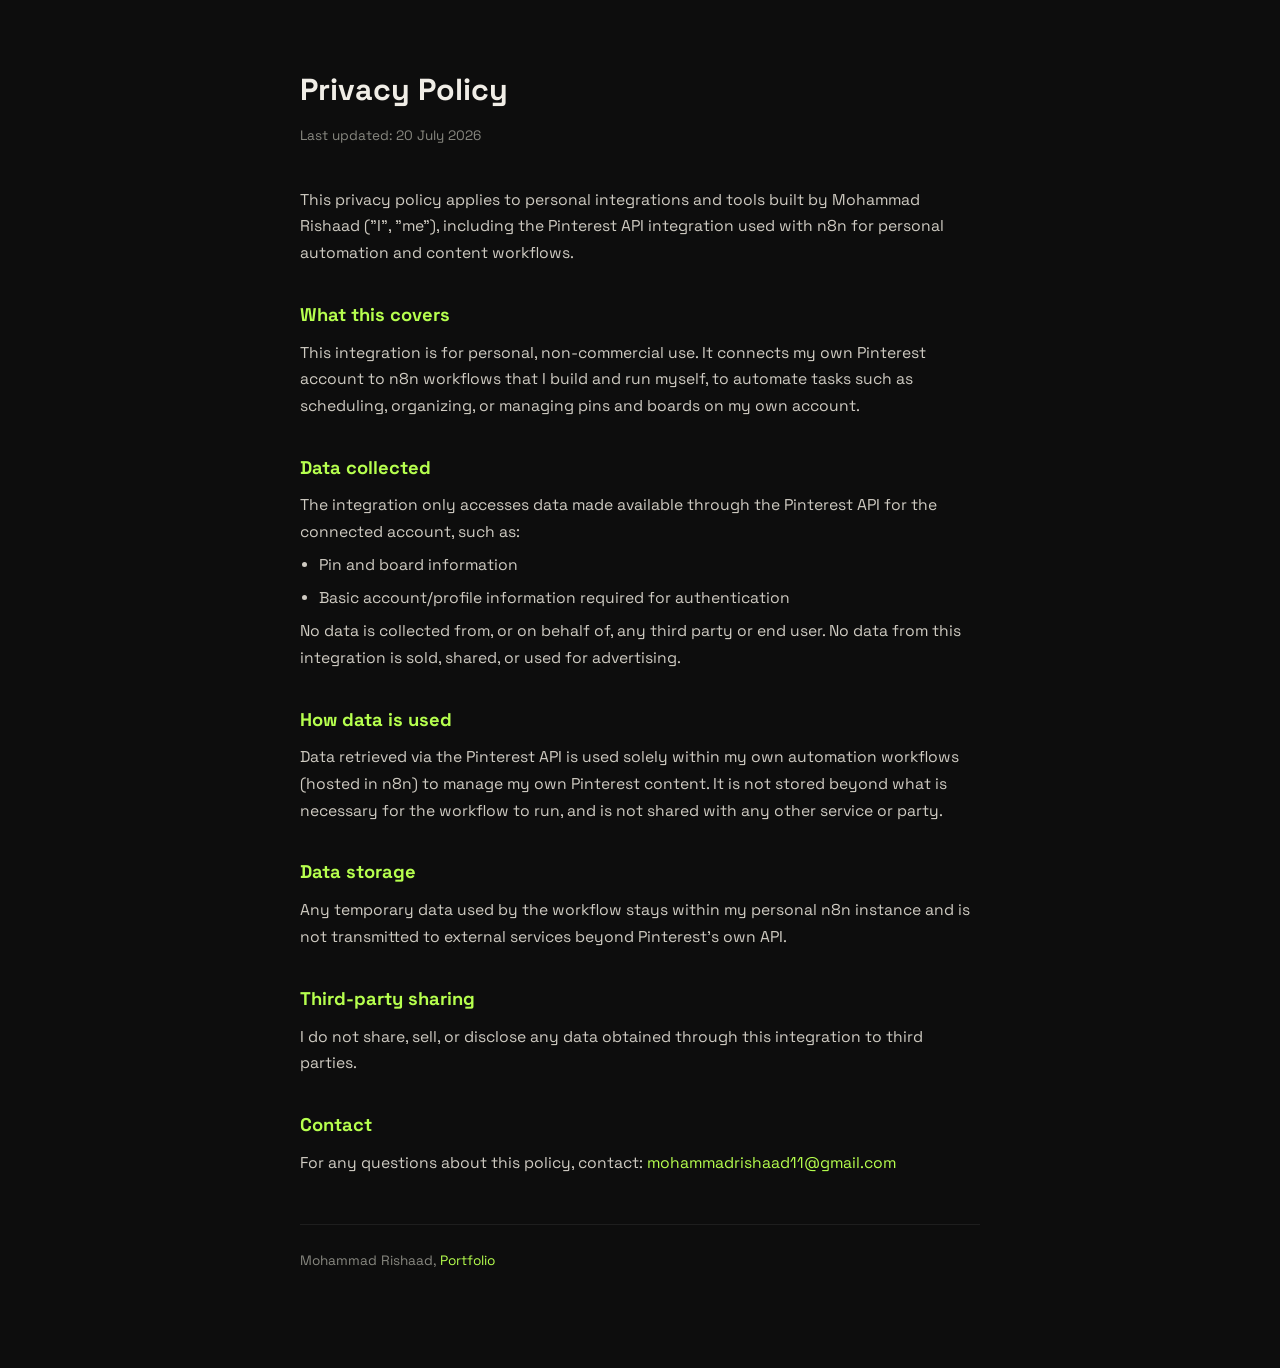
<file: privacy-policy.html>
<!DOCTYPE html>
<html lang="en">
<head>
<meta charset="UTF-8" />
<meta name="viewport" content="width=device-width, initial-scale=1.0" />
<title>Privacy Policy | Mohammad Rishaad</title>
<meta name="robots" content="noindex" />
<link href="https://fonts.googleapis.com/css2?family=Space+Grotesk:wght@300;400;500;600;700&display=swap" rel="stylesheet" />
<style>
  *, *::before, *::after { box-sizing: border-box; margin: 0; padding: 0; }
  :root {
    --bg: #0d0d0d;
    --bg2: #141414;
    --neon: #b6ff4e;
    --white: #f0ede6;
    --muted: #888880;
    --border: rgba(255,255,255,0.07);
  }
  body {
    background: var(--bg);
    color: var(--white);
    font-family: 'Space Grotesk', sans-serif;
    line-height: 1.7;
    padding: 4rem 1.5rem 6rem;
  }
  main {
    max-width: 680px;
    margin: 0 auto;
  }
  h1 {
    font-size: 1.9rem;
    margin-bottom: 0.5rem;
    color: var(--white);
  }
  .updated {
    color: var(--muted);
    font-size: 0.85rem;
    margin-bottom: 2.5rem;
  }
  h2 {
    font-size: 1.15rem;
    color: var(--neon);
    margin: 2rem 0 0.6rem;
  }
  p, li {
    color: #cfcbc2;
    font-size: 0.98rem;
  }
  ul {
    padding-left: 1.2rem;
    margin-top: 0.4rem;
  }
  li { margin-bottom: 0.4rem; }
  a { color: var(--neon); text-decoration: none; }
  a:hover { text-decoration: underline; }
  footer {
    margin-top: 3rem;
    padding-top: 1.5rem;
    border-top: 1px solid var(--border);
    font-size: 0.85rem;
    color: var(--muted);
  }
</style>
</head>
<body>
<main>
  <h1>Privacy Policy</h1>
  <p class="updated">Last updated: 20 July 2026</p>

  <p>This privacy policy applies to personal integrations and tools built by Mohammad Rishaad ("I", "me"), including the Pinterest API integration used with n8n for personal automation and content workflows.</p>

  <h2>What this covers</h2>
  <p>This integration is for personal, non-commercial use. It connects my own Pinterest account to n8n workflows that I build and run myself, to automate tasks such as scheduling, organizing, or managing pins and boards on my own account.</p>

  <h2>Data collected</h2>
  <p>The integration only accesses data made available through the Pinterest API for the connected account, such as:</p>
  <ul>
    <li>Pin and board information</li>
    <li>Basic account/profile information required for authentication</li>
  </ul>
  <p>No data is collected from, or on behalf of, any third party or end user. No data from this integration is sold, shared, or used for advertising.</p>

  <h2>How data is used</h2>
  <p>Data retrieved via the Pinterest API is used solely within my own automation workflows (hosted in n8n) to manage my own Pinterest content. It is not stored beyond what is necessary for the workflow to run, and is not shared with any other service or party.</p>

  <h2>Data storage</h2>
  <p>Any temporary data used by the workflow stays within my personal n8n instance and is not transmitted to external services beyond Pinterest's own API.</p>

  <h2>Third-party sharing</h2>
  <p>I do not share, sell, or disclose any data obtained through this integration to third parties.</p>

  <h2>Contact</h2>
  <p>For any questions about this policy, contact: <a href="mailto:mohammadrishaad11@gmail.com">mohammadrishaad11@gmail.com</a></p>

  <footer>
    Mohammad Rishaad, <a href="https://mohammadrishaad.github.io/portfolio/">Portfolio</a>
  </footer>
</main>
</body>
</html>
</file>
